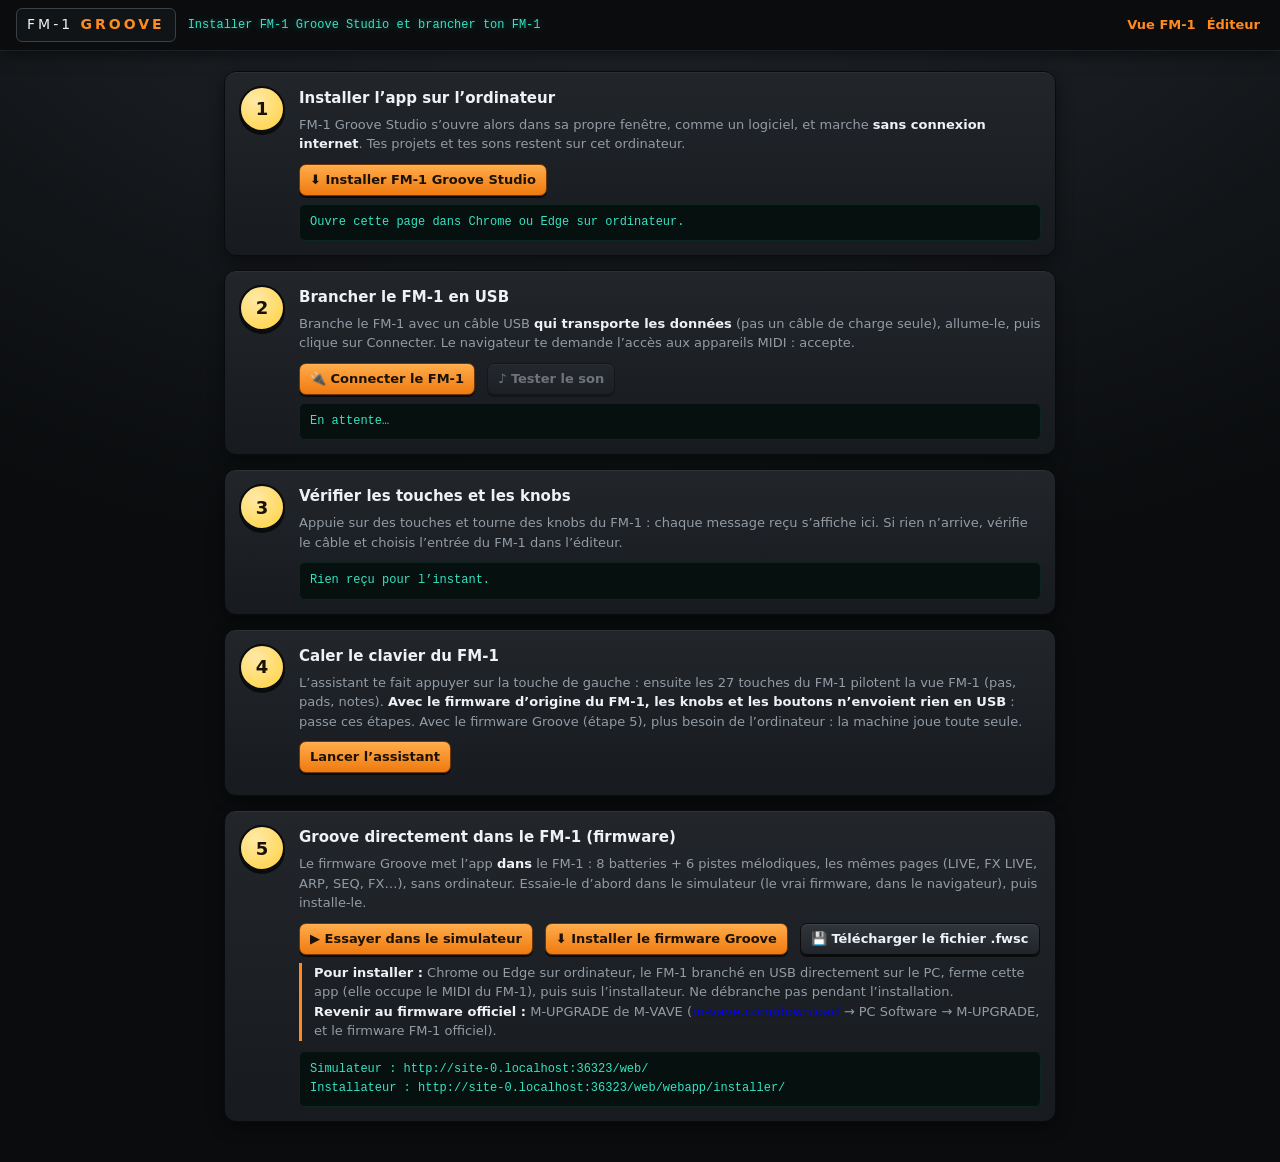
<file: web/studio/install.html>
<!DOCTYPE html>
<html lang="fr">
<head>
<meta charset="utf-8">
<meta name="viewport" content="width=device-width,initial-scale=1">
<title>Installer · FM‑1 Groove Studio</title>
<link rel="stylesheet" href="styles.css">
<link rel="stylesheet" href="fm1.css">
<link rel="manifest" href="manifest.webmanifest">
<meta name="theme-color" content="#101215">
<link rel="icon" href="icon-192.png">
<style>
.iw{max-width:860px;margin:20px auto 40px;padding:0 14px;display:grid;gap:14px}
.st{display:grid;grid-template-columns:46px 1fr;gap:14px;align-items:start}
.st>i{font-style:normal;width:46px;height:46px;border-radius:50%;display:flex;align-items:center;justify-content:center;font-weight:800;font-size:18px;color:#1a1206;background:radial-gradient(circle at 35% 28%,#ffe9a6,var(--y));border:2px solid var(--d);box-shadow:0 3px 0 var(--d)}
.st.ok>i{background:var(--c)}
.st h3{margin:2px 0 6px;font-size:15px}
.st p{margin:4px 0 10px;color:var(--m);line-height:1.5}
.st p b{color:var(--t)}
.out{font:12px/1.6 ui-monospace,Menlo,Consolas,monospace;color:var(--c);background:#06100e;border:1px solid #0e2520;border-radius:6px;padding:8px 10px;min-height:34px;white-space:pre-wrap}
.warn{border-left:3px solid var(--a);padding-left:12px}
</style>
</head>
<body data-view="install">
<div id="topbar">
  <a class="logo" href="index.html#fm1">FM‑1 <b>GROOVE</b></a>
  <span id="tbmsg">Installer FM‑1 Groove Studio et brancher ton FM‑1</span>
  <nav class="views"><a class="tl" href="index.html#fm1">Vue FM‑1</a><a class="tl" href="index.html#editeur">Éditeur</a></nav>
</div>
<div class="iw">
<section class="st" id="s1"><i>1</i><div>
  <h3>Installer l’app sur l’ordinateur</h3>
  <p>FM‑1 Groove Studio s’ouvre alors dans sa propre fenêtre, comme un logiciel, et marche <b>sans connexion internet</b>. Tes projets et tes sons restent sur cet ordinateur.</p>
  <div class="bar"><button id="inst" class="hot">⬇ Installer FM‑1 Groove Studio</button></div>
  <div class="out" id="o1">Ouvre cette page dans Chrome ou Edge sur ordinateur.</div>
</div></section>

<section class="st" id="s2"><i>2</i><div>
  <h3>Brancher le FM‑1 en USB</h3>
  <p>Branche le FM‑1 avec un câble USB <b>qui transporte les données</b> (pas un câble de charge seule), allume-le, puis clique sur Connecter. Le navigateur te demande l’accès aux appareils MIDI : accepte.</p>
  <div class="bar"><button id="cn" class="hot">🔌 Connecter le FM‑1</button><button id="ts" disabled>♪ Tester le son</button></div>
  <div class="out" id="o2">En attente…</div>
</div></section>

<section class="st" id="s3"><i>3</i><div>
  <h3>Vérifier les touches et les knobs</h3>
  <p>Appuie sur des touches et tourne des knobs du FM‑1 : chaque message reçu s’affiche ici. Si rien n’arrive, vérifie le câble et choisis l’entrée du FM‑1 dans l’éditeur.</p>
  <div class="out" id="o3">Rien reçu pour l’instant.</div>
</div></section>

<section class="st" id="s4"><i>4</i><div>
  <h3>Caler le clavier du FM‑1</h3>
  <p>L’assistant te fait appuyer sur la touche de gauche : ensuite les 27 touches du FM‑1 pilotent la vue FM‑1 (pas, pads, notes). <b>Avec le firmware d’origine du FM‑1, les knobs et les boutons n’envoient rien en USB</b> : passe ces étapes. Avec le firmware Groove (étape 5), plus besoin de l’ordinateur : la machine joue toute seule.</p>
  <div class="bar"><a href="index.html#fm1-learn"><button class="hot">Lancer l’assistant</button></a></div>
</div></section>

<section class="st" id="s5"><i>5</i><div>
  <h3>Groove directement dans le FM‑1 (firmware)</h3>
  <p>Le firmware Groove met l’app <b>dans</b> le FM‑1 : 8 batteries + 6 pistes mélodiques, les mêmes pages (LIVE, FX LIVE, ARP, SEQ, FX…), sans ordinateur. Essaie-le d’abord dans le simulateur (le vrai firmware, dans le navigateur), puis installe-le.</p>
  <div class="bar"><a id="fwsim" target="_blank" rel="noopener"><button class="hot">▶ Essayer dans le simulateur</button></a><a id="fwins" target="_blank" rel="noopener"><button class="hot">⬇ Installer le firmware Groove</button></a><a id="fwdl" download="groove-firmware.fwsc"><button>💾 Télécharger le fichier .fwsc</button></a></div>
  <p class="warn"><b>Pour installer :</b> Chrome ou Edge sur ordinateur, le FM‑1 branché en USB directement sur le PC, ferme cette app (elle occupe le MIDI du FM‑1), puis suis l’installateur. Ne débranche pas pendant l’installation.<br>
  <b>Revenir au firmware officiel :</b> M‑UPGRADE de M‑VAVE (<a href="https://www.m-vave.com/download" target="_blank" rel="noopener">m-vave.com/download</a> → PC Software → M‑UPGRADE, et le firmware FM‑1 officiel).</p>
  <div class="out" id="o5"></div>
</div></section>
</div>
<script>
const $=s=>document.querySelector(s),FM=p=>/fm-?1|felucca|hortator|melodee|shrub|m-?vave|choral|omni/i.test(p&&p.name||'');
let dp=null,acc=null,out=null;
addEventListener('beforeinstallprompt',e=>{e.preventDefault();dp=e;$('#o1').textContent='Prêt : clique sur Installer.';});
addEventListener('appinstalled',()=>{$('#o1').textContent='✔ Installée. Tu la trouves dans tes applications et dans le menu Démarrer.';$('#s1').classList.add('ok');});
if(matchMedia('(display-mode: standalone)').matches){$('#o1').textContent='✔ Tu utilises déjà l’app installée.';$('#s1').classList.add('ok');}
$('#inst').onclick=async()=>{if(dp){dp.prompt();const r=await dp.userChoice;dp=null;if(r.outcome!=='accepted')$('#o1').textContent='Installation annulée.';}
  else $('#o1').textContent='Si le bouton ne réagit pas : menu ⋮ du navigateur → « Installer FM‑1 Groove Studio » (ou l’icône ⊕ à droite de la barre d’adresse). L’app doit être ouverte depuis une adresse https.';};
if('serviceWorker' in navigator&&location.protocol==='https:')navigator.serviceWorker.register('sw.js').catch(()=>{});
function list(){const o=[...acc.outputs.values()],i=[...acc.inputs.values()];out=o.find(FM)||o[0]||null;
  $('#o2').textContent=(o.length||i.length?'Sorties : '+(o.map(p=>p.name+(FM(p)?'  ← FM‑1':'')).join(', ')||'aucune')+'\nEntrées : '+(i.map(p=>p.name).join(', ')||'aucune'):'Aucun appareil MIDI. Branche le FM‑1 en USB et allume-le.')
    +(out?'\n✔ '+(FM(out)?'FM‑1 trouvé : ':'Appareil utilisé : ')+out.name:'');
  $('#ts').disabled=!out;$('#s2').classList.toggle('ok',!!out);
  i.forEach(p=>p.onmidimessage=ev=>{const[s,a,b]=ev.data,t=s&240;if(s>=0xF8)return;
    const txt=t===144&&b?'Touche : note '+a+' (vélocité '+b+')':t===128||t===144?'Touche relâchée : note '+a:t===176?'Knob : CC '+a+' = '+b+' (canal '+((s&15)+1)+')':'Message '+[...ev.data].map(x=>x.toString(16)).join(' ');
    const o=$('#o3');o.textContent=(txt+'\n'+(o.textContent==='Rien reçu pour l’instant.'?'':o.textContent)).split('\n').slice(0,6).join('\n');$('#s3').classList.add('ok');});}
$('#cn').onclick=async()=>{if(!navigator.requestMIDIAccess)return $('#o2').textContent='Ce navigateur ne gère pas le MIDI USB : utilise Chrome ou Edge sur ordinateur.';
  try{acc=await navigator.requestMIDIAccess();acc.onstatechange=list;list();}catch(e){$('#o2').textContent='Accès MIDI refusé. Clique sur l’icône à gauche de l’adresse, autorise « Appareils MIDI », puis réessaie.';}};
/* le firmware : sur le site GitHub (le simulateur à la racine, l'installateur dans webapp/installer/, cette app dans studio/) */
const SITE=location.pathname.includes('/studio/')?new URL('../',location.href).href:'https://rastatak.github.io/groove-fm1/';
$('#fwsim').href=SITE;$('#fwdl').href=SITE+'studio/groove-firmware.fwsc';$('#fwins').href=SITE+'webapp/installer/';
$('#o5').textContent='Simulateur : '+SITE+'\nInstallateur : '+SITE+'webapp/installer/';
$('#ts').onclick=()=>{if(!out)return;const t=performance.now();[60,64,67,72].forEach((n,j)=>{out.send([0x90,n,100],t+j*170);out.send([0x80,n,0],t+j*170+150);});$('#o2').textContent+='\n♪ 4 notes envoyées sur le canal 1 : le FM‑1 doit les jouer.';};
</script>
</body>
</html>
</file>
<file: web/studio/styles.css>
:root{--bg:#101215;--p:#1b1e22;--p2:#262a30;--l:#3a4048;--t:#eef1f5;--m:#939ba5;--a:#ff8a1f;--y:#ffd23f;--c:#35e3c4;--d:#0a0b0d}
*{box-sizing:border-box}
body{margin:0;background:radial-gradient(130% 90% at 50% -15%,#262b31,#0a0c0e 72%);color:var(--t);font:13px/1.4 system-ui,"Segoe UI",sans-serif}
header{position:sticky;top:0;z-index:5;display:flex;flex-wrap:wrap;gap:10px 14px;align-items:center;padding:12px 16px;background:linear-gradient(#272c32,#15181c);border-bottom:2px solid var(--d);box-shadow:0 6px 20px rgba(0,0,0,.55)}
.logo{font-weight:300;letter-spacing:3px;font-size:15px;padding:7px 11px;border:1px solid var(--l);border-radius:6px;background:#111417}
.logo b{color:var(--a);font-weight:800}
label{display:flex;flex-direction:column;gap:2px;font-size:10px;text-transform:uppercase;letter-spacing:.8px;color:var(--m)}
input,select{font:inherit;color:var(--t);background:#14171a;border:1px solid var(--d);border-radius:6px;padding:6px 9px;box-shadow:inset 0 2px 6px rgba(0,0,0,.6)}
button{font:inherit;color:var(--t);background:linear-gradient(#30353c,#21252a);border:1px solid var(--d);border-radius:7px;padding:6px 10px;cursor:pointer;font-weight:600;box-shadow:0 2px 0 var(--d),inset 0 1px 0 rgba(255,255,255,.07)}
button:hover{border-color:var(--a)}
button:active{transform:translateY(2px);box-shadow:inset 0 2px 6px rgba(0,0,0,.6)}
input[type=range]{padding:0;width:92px;height:24px;accent-color:var(--a);box-shadow:none;background:none;border:0}
input[type=number]{width:64px}
.hot{background:linear-gradient(#ffac4a,#ef7a10);color:#1a1206;border-color:#703705}
#play{width:50px;height:50px;border-radius:50%;font-size:18px;color:#1a1206;background:radial-gradient(circle at 35% 28%,#ffe9a6,var(--y));border:2px solid var(--d);box-shadow:0 4px 0 var(--d),0 8px 16px rgba(0,0,0,.5)}
#play.on{background:radial-gradient(circle at 35% 28%,#ffc27a,var(--a));color:#fff;box-shadow:0 0 22px rgba(255,138,31,.75),0 4px 0 var(--d)}
#msg{flex:1;min-width:190px;color:var(--c);font:12px/1.5 ui-monospace,Menlo,Consolas,monospace;background:#06100e;border:1px solid #0e2520;border-radius:6px;padding:7px 10px;box-shadow:inset 0 2px 10px rgba(0,0,0,.85);text-shadow:0 0 8px rgba(53,227,196,.55)}
main{padding:12px;display:grid;gap:12px;max-width:1280px;margin:auto}
section{background:linear-gradient(#22262b,#171a1e);border:1px solid var(--d);border-radius:12px;padding:14px;box-shadow:inset 0 1px 0 rgba(255,255,255,.05),0 5px 16px rgba(0,0,0,.45)}
h2{margin:0 0 10px;font-size:12px;letter-spacing:3px;color:var(--a);border-bottom:1px dashed var(--l);padding-bottom:8px}
h2 small{color:var(--m);letter-spacing:0;font-weight:400;margin-left:8px}
.bar{display:flex;flex-wrap:wrap;gap:8px 12px;align-items:flex-end;margin:8px 0}
#pads,#padsT,#padsM{display:grid;grid-template-columns:repeat(auto-fill,minmax(84px,1fr));gap:8px}
.lvh{display:flex;flex-wrap:wrap;gap:8px;align-items:center;margin:12px 0 6px;font-size:11px;letter-spacing:2px;color:var(--m)}
.lvh b{min-width:74px}
.lvh button.on{background:#e33;border-color:#e33;color:#fff}
.lvh select{padding:5px 8px}
.pd{display:flex;flex-direction:column;gap:4px}
.pd.dim .pad{opacity:.38}
.pd .vf{width:100%;height:18px;touch-action:pan-y}
.sb{padding:2px;font-size:11px;color:var(--m)}
.sb.on{background:var(--y);border-color:var(--y);color:#111;box-shadow:0 0 10px rgba(255,210,63,.6)}
.au{width:100%;padding:2px 4px;font-size:10px;color:var(--m)}
.au.on{border-color:var(--c);color:var(--c)}
.aur{display:flex;gap:3px}
.aur .au{flex:1;min-width:0;width:auto}
.rb{flex:none;padding:2px 6px;font-size:11px}
#padsT,#padsM{grid-template-columns:repeat(auto-fill,minmax(104px,1fr))}
#padsM{margin-bottom:14px}
#lfx{border-top:1px dashed var(--l);padding-top:10px;margin:12px 0 0}
.lvw{display:grid;grid-template-columns:minmax(0,1fr) 220px;gap:14px;align-items:start}
.lvL{min-width:0}
#lpan{display:flex;flex-direction:column;gap:7px;margin-top:12px;padding:10px;border:1px solid var(--d);border-radius:10px;background:#14171a;box-shadow:inset 0 2px 8px rgba(0,0,0,.5)}
#lpan .lpt{font-size:11px;letter-spacing:2px;color:var(--a)}
#lpan input[type=range]{width:100%;touch-action:pan-y}
.amb{display:flex;gap:4px;margin-top:4px}
.amb button{flex:1;padding:6px 3px;font-size:11px}
#amRec.on{background:#e33;border-color:#e33;color:#fff;animation:bl .5s infinite alternate}
#amOn.on{background:var(--c);border-color:var(--c);color:#111}
#amP{color:var(--m);font-size:11px;min-height:16px}
label.aut,.lbl.aut{color:var(--c)}
@media(max-width:760px){.lvw{grid-template-columns:1fr}}
#lfx .seg button{touch-action:none;user-select:none;-webkit-user-select:none}
#lat.on{background:var(--y);border-color:var(--y);color:#111}
button:disabled{opacity:.4;cursor:default}
.pad{height:62px;border-radius:10px;font-size:11px;letter-spacing:1px;color:#15181c;background:linear-gradient(#f8fafc,#d3d9e0);border:1px solid var(--d);box-shadow:0 3px 0 var(--d),inset 0 -6px 0 rgba(53,227,196,.9)}
.pad.t{box-shadow:0 3px 0 var(--d),inset 0 -6px 0 var(--a)}
.pad:active{transform:translateY(3px);box-shadow:inset 0 -6px 0 rgba(0,0,0,.25)}
.pad small{display:block;color:#6b747e;font-weight:400}
.pad.off,.mt.off,.tab.off{opacity:.38;box-shadow:none;border-color:var(--l);text-decoration:line-through}
.chip{border-radius:20px;margin:0 6px 6px 0}
.chip.tmp{border-style:dashed}
.chip.on{background:var(--y);color:#111;border-color:var(--y)}
.chip.q{border-color:var(--a);animation:bl .35s infinite alternate}
@keyframes bl{to{opacity:.4}}
.scroll{overflow-x:auto}
.grid{min-width:780px}
.rw{display:flex;gap:3px;align-items:center;margin-bottom:3px}
.rw i{flex:1;height:28px;border-radius:4px;background:linear-gradient(#2c3137,#1f2328);border:1px solid var(--d);cursor:pointer}
.rw i.b{background:linear-gradient(#383e46,#282d33)}
.rw i.n{background:linear-gradient(#ffe279,#f5b31b);border-color:#6a4900}
.rw i.n.ac{background:linear-gradient(#fff,#ffeaa9);box-shadow:0 0 10px var(--y)}
.rw i.pl{outline:2px solid var(--c);outline-offset:-1px}
.mt{width:70px;flex:none;padding:5px 2px;font-size:10px}
#drums select{width:120px;flex:none;padding:4px;font-size:11px}
#drums .v{width:54px;flex:none}
.lb{width:62px;flex:none;font-size:10px;color:var(--m);text-align:right;padding-right:6px}
#roll .rw i{height:17px;border-radius:3px}
#roll .root .lb{color:var(--y);font-weight:700}
#roll i.n{--nc:var(--a);background:linear-gradient(90deg,#b9610f var(--t,0%),#22262b var(--t,0%),#22262b var(--x,0%),var(--nc) var(--x,0%),var(--nc) var(--w,100%),#22262b var(--w,100%))}
#roll i.n.ac{--nc:#ffb3dc;box-shadow:0 0 8px var(--a)}
#roll.mvt i.n,#roll.mvt i.h{cursor:grab}
#roll i.n.sl{border-right:5px solid var(--c)}
#roll{user-select:none;-webkit-user-select:none}
#roll i.n,#roll i.h{touch-action:none;cursor:ew-resize}
#roll i.h{background:linear-gradient(90deg,#b9610f var(--w,100%),#22262b var(--w,100%)) border-box;border-color:transparent;border-radius:0;box-shadow:-4px 0 0 #b9610f}
#roll .mod{margin-top:5px}
#roll .mod i.m{background:var(--c)}
.tab{margin-right:6px;border-radius:10px 10px 0 0}
.tab.on{background:linear-gradient(#ffac4a,#ef7a10);border-color:#703705;color:#1a1206}
#rec.on{background:#e33;border-color:#e33}
#keys{display:flex;gap:4px;margin-top:10px;touch-action:none}
.key{flex:1;height:72px;border-radius:0 0 7px 7px;background:linear-gradient(#fdfefe,#dbe1e7);color:#15181c;font-size:10px;padding:0 0 7px;display:flex;align-items:flex-end;justify-content:center;border:1px solid var(--d);box-shadow:0 4px 0 var(--d)}
.key.r{background:linear-gradient(#ffeaa8,#ffd23f)}
.key:active{background:linear-gradient(#ffbb6b,#ff8a1f);color:#fff;transform:translateY(3px);box-shadow:none}
#aiQ{flex:1;min-width:220px}
.lbl{display:flex;flex-direction:column;gap:2px;font-size:10px;text-transform:uppercase;letter-spacing:.8px;color:var(--m)}
.seg{display:flex;gap:3px}
.seg button{min-width:32px;padding:5px 7px;font-size:12px}
.seg button.on{background:var(--c);border-color:var(--c);color:#111}
.mt.fx{border-color:var(--c);color:var(--c)}
#snd select{max-width:180px}
#mbank{margin:4px 0 8px}
#mbank small{color:var(--m)}
#chd{text-transform:none;color:var(--y)}
#prog{max-width:200px}
.mchip{display:inline-flex;margin:0 6px 6px 0}
.mchip .chip{margin:0;border-radius:20px 0 0 20px}
.mchip .x{border-radius:0 20px 20px 0;border-left:0;color:var(--m)}
.mchip .x.sure{background:#e33;border-color:#e33;color:#fff}
#rev,#drev{touch-action:none;user-select:none;-webkit-user-select:none}
#rev.on,#drev.on{background:var(--c);border-color:var(--c);color:#111;box-shadow:0 0 14px rgba(53,227,196,.7)}
#bw.on{background:var(--y);border-color:var(--y);color:#111}
/* Base de rythmes (MIDI importés) : notes fantômes de la matrice, liste des motifs */
.rw i.n.gh{opacity:.45}
#rdb{margin-top:6px;align-items:center}
#rdb b{font-size:12px;letter-spacing:.12em;color:var(--y)}
#rdbl{max-height:132px;overflow:auto;margin:6px 0 2px;padding-right:4px}
#rdbl .mchip{display:inline-flex;margin:0 6px 6px 0}
#rdbl .chip{margin:0;border-radius:20px 0 0 20px}
#rdbl .chip.x{border-radius:0 20px 20px 0;border-left:0;padding:0 8px;opacity:.6}
#rdbl .chip small{opacity:.6;margin-left:4px}
#rdbl .mchip.pk .chip{border-radius:20px;border-style:dotted}
</file>
<file: web/studio/fm1.css>
/* ---------- Barre du haut (commune) ---------- */
#topbar{position:sticky;top:0;z-index:20;display:flex;align-items:center;gap:12px;padding:8px 16px;background:#0a0c0e;border-bottom:1px solid #1d2126;box-shadow:0 4px 14px rgba(0,0,0,.5)}
#topbar .logo{text-decoration:none;color:var(--t);font-size:14px;padding:6px 10px}
#tbmsg{flex:1;min-width:0;white-space:nowrap;overflow:hidden;text-overflow:ellipsis;color:var(--c);font:12px ui-monospace,Menlo,Consolas,monospace;text-shadow:0 0 8px rgba(53,227,196,.45)}
.views{display:flex;gap:3px}
.views button.on{background:linear-gradient(#ffac4a,#ef7a10);color:#1a1206;border-color:#703705}
.mconn.on{background:var(--c);border-color:var(--c);color:#111}
a.tl{color:var(--a);font-weight:700;text-decoration:none;padding:6px 4px}
a.tl:hover{text-decoration:underline}
body[data-view=fm1] #vED,body[data-view=ed] #vFM1{display:none}
#vED header{top:49px}
label.ck{flex-direction:row;align-items:center;gap:6px;text-transform:none;letter-spacing:0;font-size:12px;color:var(--t)}
label.ck input{accent-color:var(--a);width:16px;height:16px;box-shadow:none}

/* ---------- Vue FM-1 ---------- */
.mwrap{max-width:1060px;margin:14px auto 30px;padding:0 12px}
.mtop{display:flex;flex-wrap:wrap;align-items:center;gap:8px 14px;margin-bottom:10px}
#mstat{flex:1;min-width:260px;color:var(--m);font:12px ui-monospace,Menlo,Consolas,monospace}
.mopts{display:flex;flex-wrap:wrap;gap:8px;align-items:center}
#bigS.on{background:var(--c);border-color:var(--c);color:#111}
#dev{border-radius:22px;padding:14px;background:linear-gradient(#2a2f35,#14171a);border:1px solid var(--d);box-shadow:0 18px 50px rgba(0,0,0,.65),inset 0 1px 0 rgba(255,255,255,.08);user-select:none;-webkit-user-select:none;touch-action:none}
#dev.drag{outline:3px dashed var(--c);outline-offset:4px}
.dbody{display:grid;grid-template-columns:minmax(150px,1fr) auto minmax(250px,1.25fr);grid-template-areas:"l s r" "k k k";gap:14px 18px;align-items:center;background:linear-gradient(#22262b,#1a1d21);border:1px solid var(--d);border-radius:14px;padding:16px 18px 14px;box-shadow:inset 0 2px 10px rgba(0,0,0,.45)}
.dl{grid-area:l;display:flex;flex-direction:column;gap:14px;align-items:center}
.dr{grid-area:r;display:flex;flex-direction:column;gap:14px}
.kg{display:grid;grid-template-columns:repeat(2,auto);gap:10px 18px}
.kw{display:flex;flex-direction:column;align-items:center;gap:5px}
.kw b{font-size:9px;letter-spacing:1.2px;color:var(--m);font-weight:600}
.kn{width:56px;height:56px;border-radius:50%;position:relative;cursor:ns-resize;touch-action:none;background:radial-gradient(circle at 35% 30%,#4a5058,#1b1e22 62%,#0f1113);border:2px solid var(--d);box-shadow:0 4px 0 var(--d),0 6px 12px rgba(0,0,0,.55),inset 0 1px 0 rgba(255,255,255,.12)}
.kn i{position:absolute;inset:0;transition:transform .06s}
.kn i::after{content:"";position:absolute;left:50%;top:6px;width:3px;height:16px;margin-left:-1.5px;border-radius:2px;background:var(--t);box-shadow:0 0 6px rgba(255,255,255,.4)}
.kw.sel .kn{background:radial-gradient(circle at 35% 30%,#5a4a38,#2a1d10 62%,#130c06)}
.kw.sel .kn i::after{background:var(--a);box-shadow:0 0 8px var(--a)}
.kn.on,.kn:hover{border-color:var(--a)}
.k4 .kn{width:46px;height:46px}
.k4 .kn i::after{top:5px;height:12px}
.kr{display:flex;justify-content:space-between;gap:6px}
.kr .kw:nth-child(odd) .kn i::after{background:var(--a)}
.kr .kw:nth-child(even) .kn i::after{background:var(--c)}
.oct{display:flex;gap:6px;padding:6px;border-radius:9px;background:#14171a;border:1px solid var(--d)}
.dsc{grid-area:s;position:relative;padding:12px 12px 18px;border-radius:14px;background:#050607;border:2px solid #000;box-shadow:inset 0 0 0 2px #2b3036,0 6px 18px rgba(0,0,0,.6)}
#scr{display:block;width:300px;height:300px;border-radius:4px;image-rendering:auto;background:#101215}
body.big #scr{width:min(470px,80vw);height:min(470px,80vw)}
body.big .dbody{grid-template-columns:1fr 1fr;grid-template-areas:"s s" "l r" "k k";justify-items:center}
.brand{position:absolute;bottom:3px;left:0;right:0;text-align:center;font-size:8px;letter-spacing:2px;color:#4c535c}
.bg{display:grid;grid-template-columns:repeat(6,1fr);gap:6px;padding:8px;border-radius:10px;background:#14171a;border:1px solid var(--d)}
.fb{position:relative;padding:6px 2px 13px;min-width:0;font-size:10px;letter-spacing:.5px;line-height:1.1;touch-action:none}
.fb small{display:block;font-size:8px;color:var(--c);font-weight:600;min-height:9px}
.fb kbd{position:absolute;bottom:1px;right:3px;font:8px ui-monospace,monospace;color:#5d656e}
.oct .fb{padding:6px 10px;font-size:10px}
.fb.pg{background:linear-gradient(#ffac4a,#ef7a10);color:#1a1206;border-color:#703705}
.fb.pg small{color:#4a2400}
.fb[data-fb=PLAY]{color:var(--y)}
.fb.pl{background:radial-gradient(circle at 35% 28%,#ffc27a,var(--a));color:#fff;box-shadow:0 0 18px rgba(255,138,31,.75),0 2px 0 var(--d)}
.fb.rc{background:#e33;border-color:#e33;color:#fff;animation:bl .5s infinite alternate}
.fb.dn{transform:translateY(2px)}
/* clavier : 11 touches du haut (jouer), 16 touches du bas (selon la page) */
.kb{grid-area:k;width:100%;padding:10px 12px 8px;border-radius:12px;background:#121417;border:1px solid var(--d);box-shadow:inset 0 3px 10px rgba(0,0,0,.6)}
.ku{position:relative;height:66px;margin-bottom:8px}
.kl{display:grid;grid-template-columns:repeat(16,1fr);gap:5px}
.ky{position:relative;padding:0;overflow:hidden;touch-action:none;display:flex;flex-direction:column;justify-content:space-between;align-items:center}
.ky span{display:block;width:100%;padding:5px 2px 0;font-size:8.5px;line-height:1.05;letter-spacing:.2px;text-align:center;overflow:hidden;word-break:break-word;max-height:30px}
.ky kbd{font:8px ui-monospace,monospace;color:#7b838c;padding-bottom:4px}
body.nokbd .ky kbd,body.nokbd .fb kbd{display:none}
.ky.u{position:absolute;top:0;width:5.2%;height:64px;color:var(--t);background:linear-gradient(#3a4048,#1f2328);border-radius:7px;box-shadow:0 3px 0 var(--d),inset 0 -5px 0 rgba(255,138,31,.85)}
.ky.u.dk{box-shadow:0 3px 0 var(--d),inset 0 -5px 0 rgba(53,227,196,.9)}
.ky.u.dim{opacity:.45}
.ky.u.dn{background:linear-gradient(#ffbb6b,#ff8a1f);color:#fff;transform:translateY(3px);box-shadow:none}
.ky.u.dk.dn{background:linear-gradient(#7af0da,#35e3c4);color:#111}
.ky.l{height:84px;color:#15181c;background:linear-gradient(#fdfefe,#dbe1e7);border-radius:0 0 8px 8px;box-shadow:0 4px 0 var(--d)}
.ky.l:nth-child(4n+1){background:linear-gradient(#ffffff,#cfd6dd)}
.ky.l.dim span{opacity:.35}
.ky.l.on{background:linear-gradient(#ffe279,#f5b31b);border-color:#6a4900}
.ky.l.ac{background:linear-gradient(#fff,#ffeaa9);box-shadow:0 0 12px var(--y),0 4px 0 var(--d)}
.ky.l.hf{background:linear-gradient(#fdfefe 55%,#ffd79a)}
.ky.l.pl{outline:3px solid var(--c);outline-offset:-3px}
.ky.l.q{animation:bl .35s infinite alternate;border-color:var(--a)}
.ky.l.rc{background:#e33;color:#fff}
.ky.l.dn{background:linear-gradient(#ffbb6b,#ff8a1f);color:#fff;transform:translateY(3px);box-shadow:none}
#mhelp{margin-top:12px;padding:10px 14px;border-radius:10px;background:#14171a;border:1px solid var(--d);color:var(--m);line-height:1.6}
#mhelp b{color:var(--a);letter-spacing:2px}
#mhelp i{font-style:normal;font-weight:700}
#mhelp .cd{color:var(--c)}#mhelp .cm{color:var(--a)}
#mhelp span{display:block}
#mhelp em{font-style:normal;color:var(--t);font-weight:600;margin-right:8px}
.mkeys{margin-top:10px;color:var(--m)}
.mkeys summary{cursor:pointer;color:var(--t)}
.mkeys p{margin:6px 0}
@media(max-width:900px){.dbody{grid-template-columns:1fr 1fr;grid-template-areas:"s s" "l r" "k k";justify-items:center}#scr{width:min(300px,80vw);height:min(300px,80vw)}.ky span{font-size:7px}}

/* ---------- Éditeur : USB MIDI ---------- */
#midiS .bar{align-items:flex-end}
#mSt{color:var(--c);font:12px ui-monospace,monospace}
#mRoute label{min-width:96px}
#mRoute .mr{display:flex;gap:3px}
#mRoute input[type=number]{width:52px}
#mRoute .lbl small{text-transform:none;letter-spacing:0;font-size:11px}

/* ---------- Éditeur : bibliothèque ---------- */
.libw{display:grid;grid-template-columns:190px minmax(0,1fr);gap:14px}
#libF{display:flex;flex-direction:column;gap:4px}
.lf{display:flex;justify-content:space-between;align-items:center;gap:6px;text-align:left}
.lf small{color:var(--c);font-weight:700}
.lf.vide{color:var(--m)}
.lf.on{background:var(--y);border-color:var(--y);color:#111}
.lf.on small{color:#111}
.lf b{color:var(--m);padding:0 2px}
.lf b:hover{color:#e33}
#libL{display:flex;flex-direction:column;gap:5px;min-height:120px;padding:8px;border-radius:10px;border:1px dashed var(--l);background:#14171a}
#libS.drag #libL{border-color:var(--c);background:#0c1a17}
.li{display:flex;align-items:center;gap:6px}
.li .ln{flex:1;min-width:0;overflow:hidden;text-overflow:ellipsis;white-space:nowrap;font-weight:600}
.li .ln small{display:block;color:var(--m);font-weight:400;font-size:11px;overflow:hidden;text-overflow:ellipsis}
.li select{max-width:150px;padding:4px 6px;font-size:12px}
.li .x{color:var(--m)}
.li .x.sure{background:#e33;border-color:#e33;color:#fff}
.lempty{color:var(--m);margin:30px auto;text-align:center}
#libQ{min-width:180px}
@media(max-width:760px){.libw{grid-template-columns:1fr}#libF{flex-direction:row;flex-wrap:wrap}}

/* ---------- Apprentissage des knobs ---------- */
#learn{position:fixed;inset:0;z-index:50;display:flex;align-items:center;justify-content:center;background:rgba(0,0,0,.6)}
#learn[hidden]{display:none}
.lnbox{width:min(520px,92vw);padding:20px;border-radius:14px;background:linear-gradient(#22262b,#171a1e);border:1px solid var(--d);box-shadow:0 20px 60px rgba(0,0,0,.7)}
.lnbox>b{color:var(--a);letter-spacing:2px}
#lnStep{color:var(--m);margin-left:8px}
#lnTxt{font-size:20px;font-weight:700;margin:14px 0 6px}
#lnGot{font:13px ui-monospace,monospace;color:var(--m);padding:8px 10px;border-radius:6px;background:#06100e;border:1px solid #0e2520}
#lnGot.ok{color:var(--c)}
.lnbox>small{color:var(--m)}

/* Éditeur : une section à la fois */
.secs{flex-basis:100%;display:flex;flex-wrap:wrap;gap:4px;padding-top:4px;border-top:1px dashed var(--l)}
.secs button{padding:4px 12px;font-size:12px}
.secs button.on{background:var(--y);border-color:var(--y);color:#111}
.views button.on+button.on{margin-left:0}
#lnGot.wait{color:var(--y)}
.lnm{margin:10px 0}.lnm small{color:var(--m)}
#lnMon{margin:4px 0 0;font:12px/1.5 ui-monospace,monospace;color:var(--t);background:#0d0f11;border:1px solid var(--d);border-radius:6px;padding:6px 10px;min-height:20px;white-space:pre-wrap}
.li.base .ln{color:var(--y)}
#mhelp small{color:var(--c);font-weight:600;letter-spacing:0;margin-left:4px}

/* Bibliothèque : emojis, dépôt sur les dossiers, onglet dédié en grandes cases */
.lf .fe{font-size:15px}
.lf.dz{background:var(--c)!important;border-color:var(--c);color:#111;transform:scale(1.03)}
body[data-sec=sons] .libw{grid-template-columns:1fr}
body[data-sec=sons] #libF{display:grid;grid-template-columns:repeat(auto-fill,minmax(150px,1fr));gap:10px}
body[data-sec=sons] .lf{flex-direction:column;align-items:center;justify-content:center;gap:4px;min-height:108px;border-radius:14px;font-size:14px;border:2px dashed var(--l);background:linear-gradient(#262a30,#1b1e22)}
body[data-sec=sons] .lf .fe{font-size:38px;line-height:1}
body[data-sec=sons] .lf small{font-size:12px}
body[data-sec=sons] .lf.on{border-style:solid}
body[data-sec=sons] #libS h2 small::after{content:" · dépose tes sons directement sur un dossier"}
body[data-sec=sons] .lf.on{background:linear-gradient(#ffe279,#f5b31b);border-color:var(--y);color:#111}
body[data-sec=sons] .lf.vide{opacity:.85}

/* Icônes dessinées + code couleur par catégorie */
.ico{flex:none;vertical-align:middle}
.lf{border-left:4px solid var(--cc,var(--l))}
.lf .fe{display:inline-flex}
.lf .fn{color:var(--cc,var(--t))}
.lf.on .fn{color:#111}
.li{border-left:4px solid var(--cc,var(--l));padding-left:6px;border-radius:4px}
.li .ln{color:var(--t)}
body[data-sec=sons] .lf{border:2px dashed var(--cc,var(--l));border-top-width:6px;border-top-style:solid}
body[data-sec=sons] .lf .fe svg{width:46px;height:46px}
body[data-sec=sons] .lf .fn{font-weight:800}
select option,select optgroup{background:#14171a}

/* Éditeur MIDI : une ligne par piste */
#mRoute{display:block}
.mrh{display:flex;align-items:center;gap:10px;margin:10px 0 6px;color:var(--m)}
.mrh b{color:var(--a);letter-spacing:2px;font-size:11px}
.mrg{display:grid;grid-template-columns:repeat(auto-fill,minmax(330px,1fr));gap:6px}
.mrw{display:flex;align-items:center;gap:8px;padding:5px 8px;border-radius:8px;background:#14171a;border-left:4px solid var(--cc)}
.mrw b{width:76px;color:var(--cc);font-size:12px}
.mrw input{width:56px}
.mrw select{padding:4px 6px}
.mrw button{padding:4px 8px}

/* Touches : couleur de la piste */
.ky.u{box-shadow:0 3px 0 var(--d),inset 0 -5px 0 var(--kc,rgba(255,138,31,.85))}
.ky.u.dk{box-shadow:0 3px 0 var(--d),inset 0 -5px 0 var(--kc,rgba(53,227,196,.9))}
.ky.u.dn,.ky.u.dk.dn{background:linear-gradient(color-mix(in srgb,var(--kc,#ff8a1f) 55%,#fff),var(--kc,#ff8a1f));color:#111}
.ky.l.kc{box-shadow:0 4px 0 var(--d),inset 0 5px 0 var(--kc)}
.ky.l.on.kc{background:linear-gradient(color-mix(in srgb,var(--kc) 45%,#fff),var(--kc));border-color:var(--d)}

/* Éditeur : couleur de chaque piste (pads, lignes, onglets, notes) */
.pd .pad{box-shadow:0 3px 0 var(--d),inset 0 -6px 0 var(--kc)}
.pd .pad:active{box-shadow:inset 0 -6px 0 rgba(0,0,0,.25)}
#drums .rw .mt{border-left:4px solid var(--rc);color:var(--rc)}
#drums .rw i.n{background:linear-gradient(color-mix(in srgb,var(--rc) 55%,#fff),var(--rc));border-color:rgba(0,0,0,.5)}
#drums .rw i.n.ac{background:linear-gradient(#fff,color-mix(in srgb,var(--rc) 45%,#fff));box-shadow:0 0 10px var(--rc)}
.tab{border-bottom:3px solid var(--kc)}
.tab.on{background:linear-gradient(color-mix(in srgb,var(--kc) 55%,#fff),var(--kc));border-color:var(--d);color:#111}
#roll i.n{--nc:var(--tc,var(--a))}
#roll i.n.ac{--nc:color-mix(in srgb,var(--tc,var(--a)) 45%,#fff)}
.mrg{grid-template-columns:repeat(auto-fill,minmax(400px,1fr))}
.mrw b{white-space:nowrap;width:70px;overflow:hidden;text-overflow:ellipsis}
.mrw select{flex:1;min-width:0}

.kw b small{display:block;color:var(--c);font-size:8px;letter-spacing:.5px;text-align:center;min-height:9px}
.ky.l span .ico{margin:0 auto 1px;display:block}
.ky.l span{max-height:46px}
.ky.l span .ico{background:#15181c;border-radius:5px;padding:2px;box-sizing:content-box;margin-bottom:2px}

/* touches qui « respirent » : effets actifs (FX LIVE) et cibles */
@keyframes kpulse{0%,100%{filter:brightness(1)}50%{filter:brightness(1.35)}}
.ky.l.on.kc{animation:kpulse 1.6s ease-in-out infinite}
.fb.pg{animation:kpulse 2.4s ease-in-out infinite}
</file>
